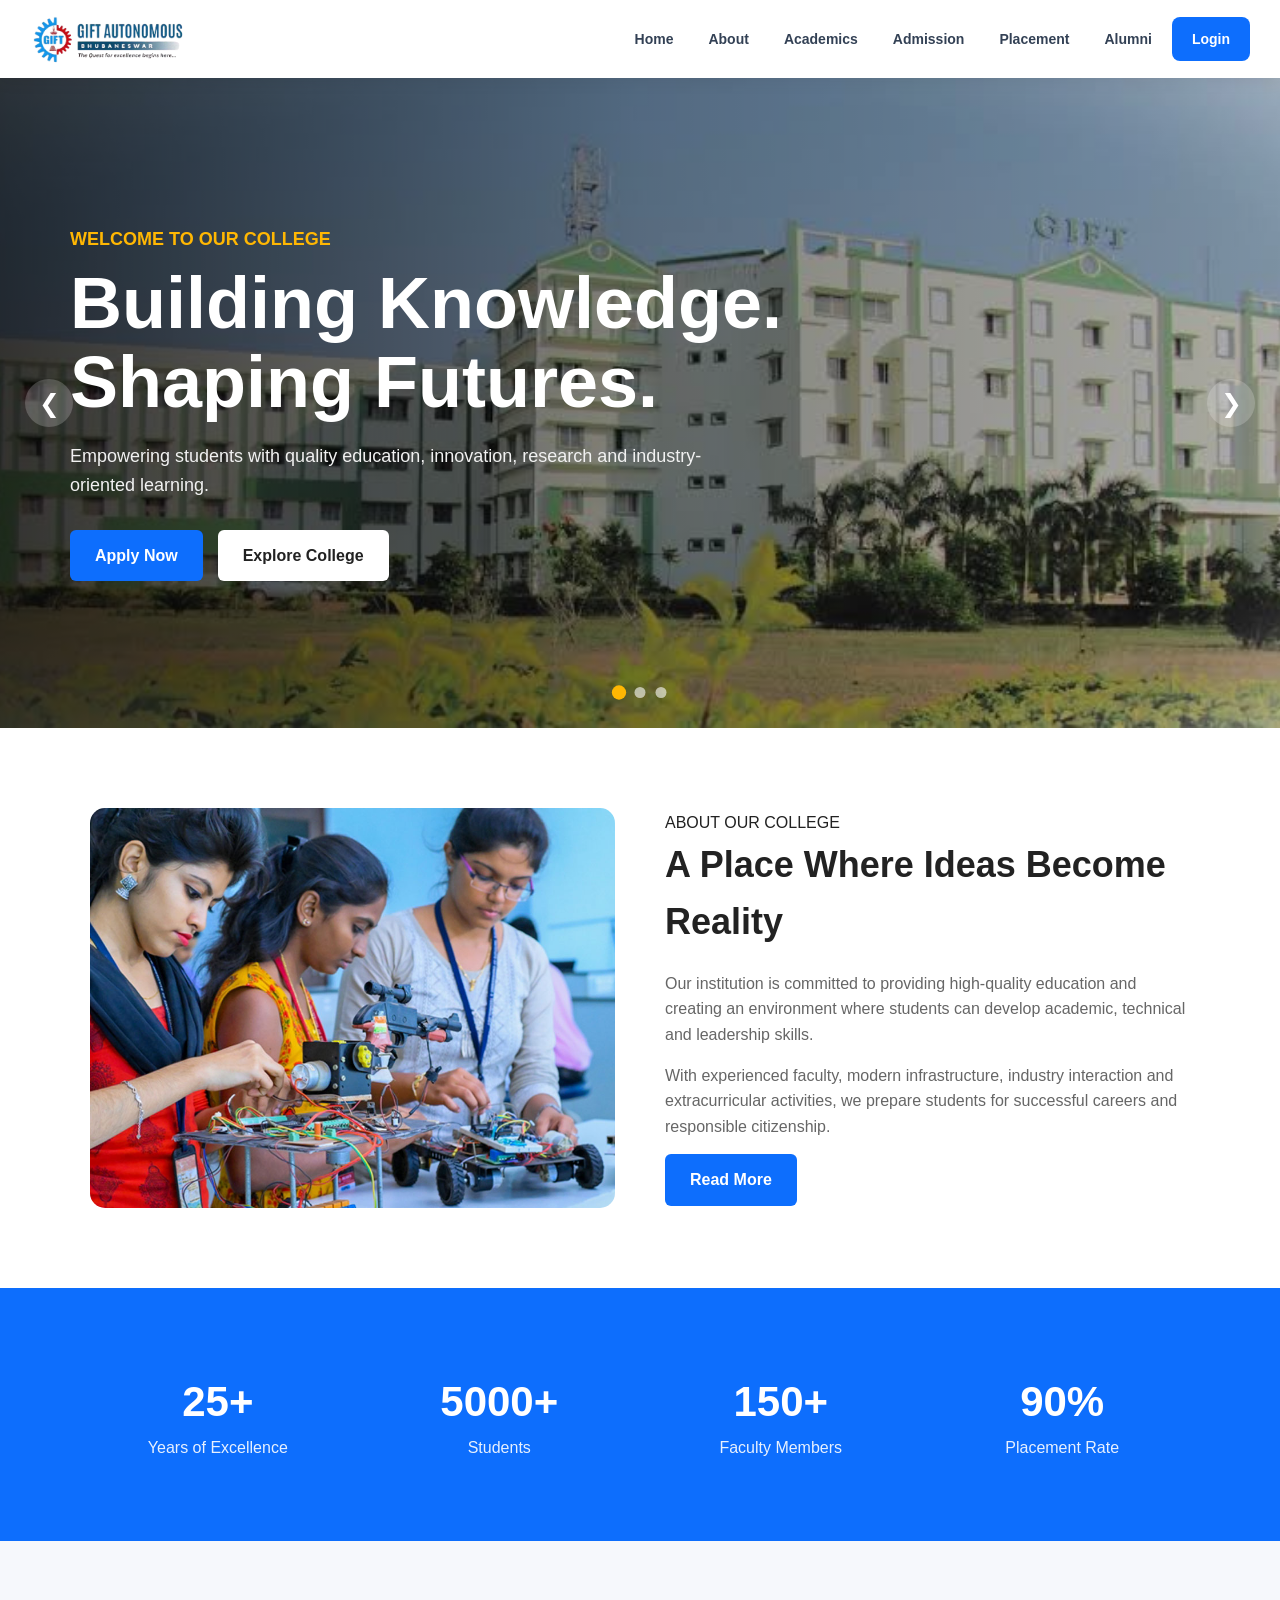
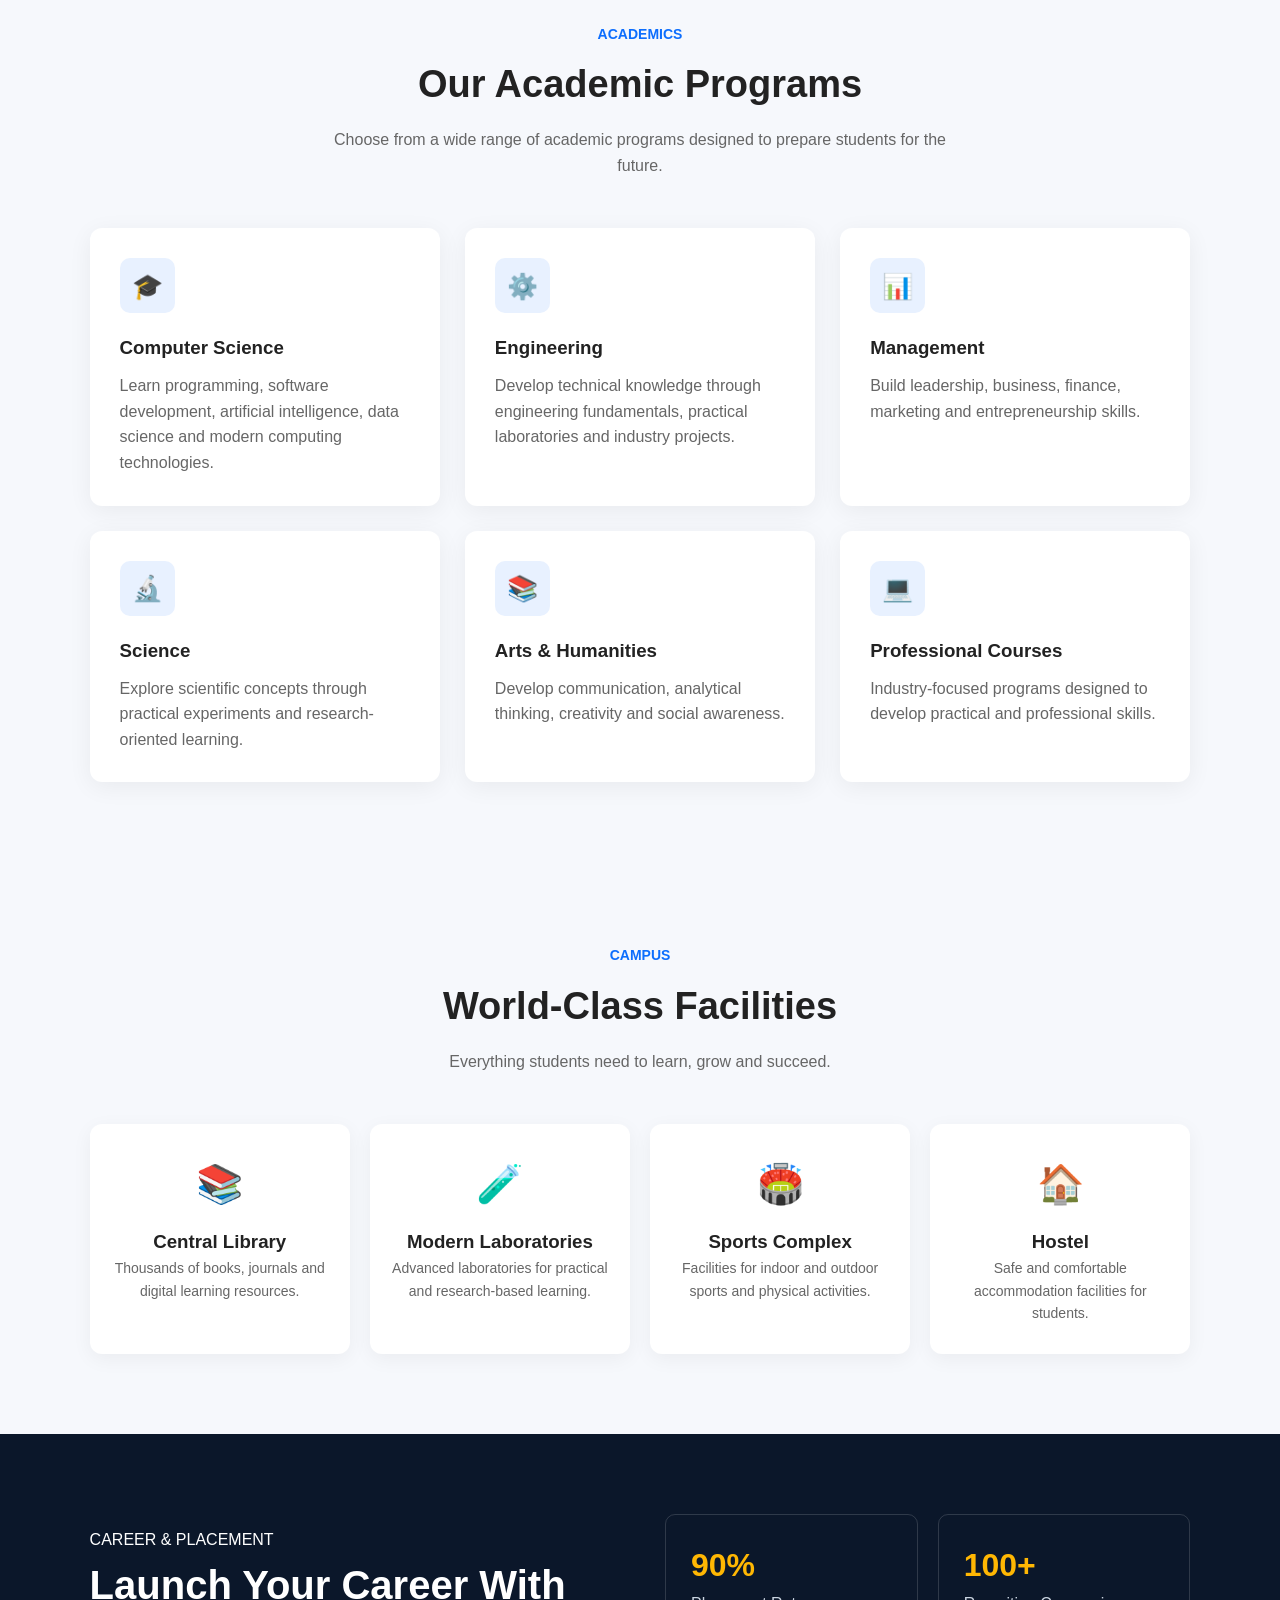
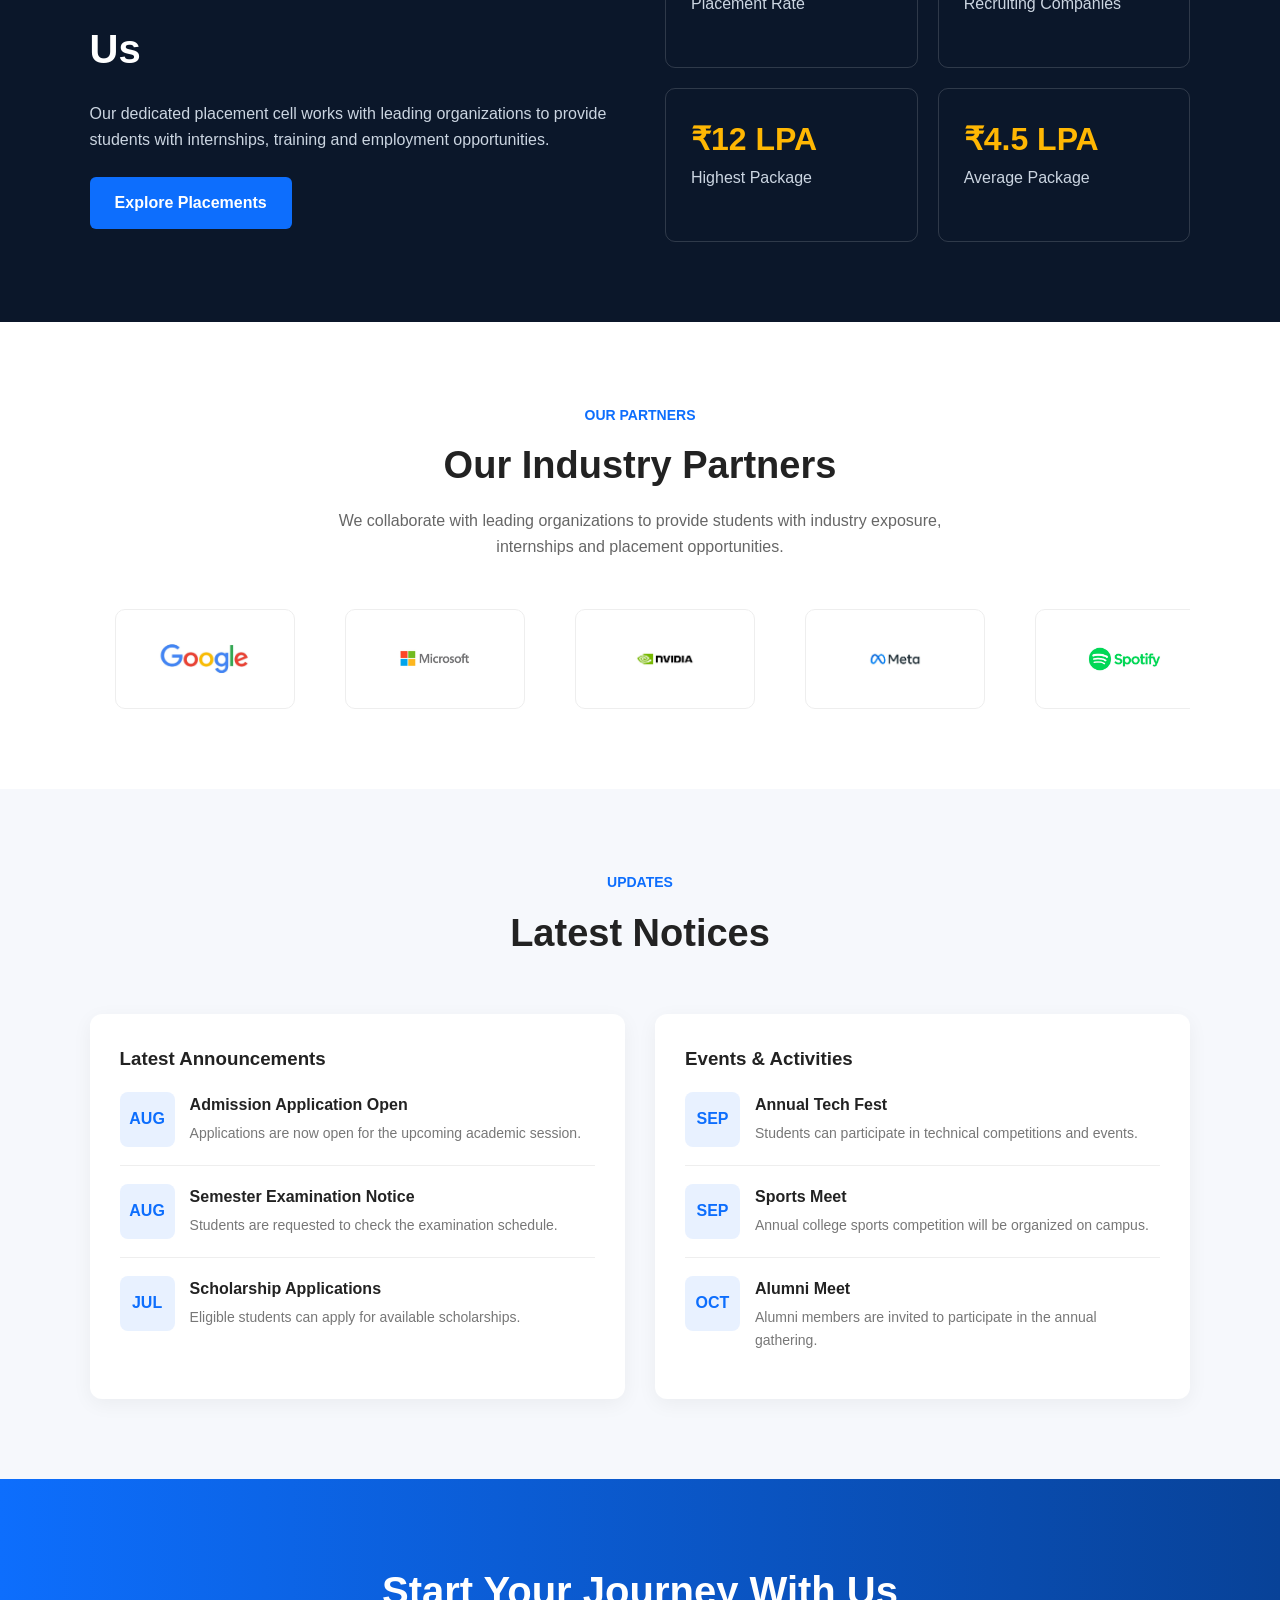
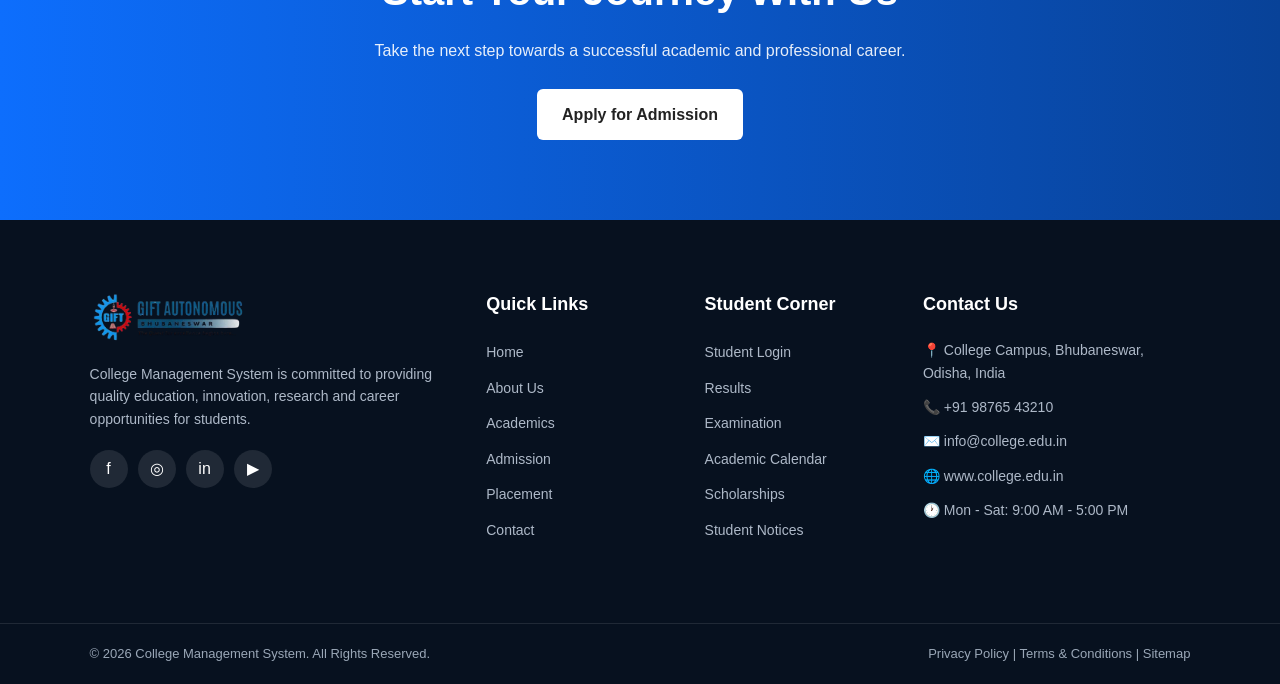
<file: index.html>
<!doctype html>
<html lang="en">
  <head>
    <meta charset="UTF-8" />
    <meta name="viewport" content="width=device-width, initial-scale=1.0" />

    <meta
      name="description"
      content="College Management System - Explore academics, admissions, placements, campus facilities and student activities."
    />

    <title>College Management System</title>
    <link rel="stylesheet" href="css/index.css" />
    <link rel="stylesheet" href="css/navbar.css" />
  </head>

  <body>

    <header>
    <div class="nav-container">

        <!-- Logo -->
        <a href="index.html" class="logo">
            <img
                src="assets/logo/college-logo.png"
                alt="College Logo"
            />
        </a>


        <!-- Navigation -->
        <nav id="mainNav">

            <ul class="nav-links">

                <li>
                    <a href="index.html">
                        Home
                    </a>
                </li>

                <li>
                    <a href="pages/coming-soon.html">
                        About
                    </a>
                </li>

                <li>
                    <a href="pages/coming-soon.html">
                        Academics
                    </a>
                </li>

                <li>
                    <a href="pages/coming-soon.html">
                        Admission
                    </a>
                </li>

                <li>
                    <a href="pages/coming-soon.html">
                        Placement
                    </a>
                </li>

                <li>
                    <a href="pages/coming-soon.html">
                        Alumni
                    </a>
                </li>

                <li>
                    <a
                        href="pages/login/login.html"
                        class="login-link"
                    >
                        Login
                    </a>
                </li>

            </ul>

        </nav>


        <!-- Hamburger -->
        <button
            type="button"
            class="menu-btn"
            id="menuBtn"
            aria-label="Open navigation menu"
            aria-expanded="false"
        >
            <span></span>
            <span></span>
            <span></span>
        </button>

    </div>
</header>

    <main>
      <!-- =========================
             HERO CAROUSEL
        ========================== -->

      <section class="hero">
        <!-- Slide 1 -->

        <div
          class="slide active"
          style="
            background-image: url(&quot;assets/images/index-hero/campus-1.webp&quot;);
          "
        >
          <div class="slide-content">
            <span>WELCOME TO OUR COLLEGE</span>

            <h1>Building Knowledge. Shaping Futures.</h1>

            <p>
              Empowering students with quality education, innovation, research
              and industry-oriented learning.
            </p>

            <div class="hero-buttons">
              <a href="pages/coming-soon.html" class="btn btn-primary">
                Apply Now
              </a>

              <a href="pages/coming-soon.html" class="btn btn-light">
                Explore College
              </a>
            </div>
          </div>
        </div>

        <!-- Slide 2 -->

        <div
          class="slide"
          style="
            background-image: url(&quot;assets/images/index-hero/campus-2.webp&quot;);
          "
        >
          <div class="slide-content">
            <span>MODERN CAMPUS</span>

            <h1>Learn Beyond Classrooms</h1>

            <p>
              Experience a vibrant campus with modern laboratories, libraries,
              sports facilities and student activities.
            </p>

            <div class="hero-buttons">
              <a href="pages/coming-soon.html" class="btn btn-primary">
                Our Academics
              </a>
            </div>
          </div>
        </div>

        <!-- Slide 3 -->

        <div
          class="slide"
          style="
            background-image: url(&quot;assets/images/index-hero/campus-3.webp&quot;);
          "
        >
          <div class="slide-content">
            <span>CAREER & PLACEMENT</span>

            <h1>Connect. Learn. Succeed.</h1>

            <p>
              Build your career through industry exposure, internships, training
              and placement opportunities.
            </p>

            <div class="hero-buttons">
              <a href="pages/coming-soon.html" class="btn btn-primary">
                Placement
              </a>
            </div>
          </div>
        </div>

        <!-- Controls -->

        <button class="carousel-btn prev" onclick="changeSlide(-1)">
          &#10094;
        </button>

        <button class="carousel-btn next" onclick="changeSlide(1)">
          &#10095;
        </button>

        <!-- Indicators -->

        <div class="dots">
          <span class="dot active" onclick="currentSlide(0)"></span>

          <span class="dot" onclick="currentSlide(1)"></span>

          <span class="dot" onclick="currentSlide(2)"></span>
        </div>
      </section>

      <!-- =========================
             ABOUT COLLEGE
        ========================== -->

      <section class="about">
        <div class="about-grid">
          <div class="about-image">
            <img
              src="assets/images/index-about/image1.webp"
              alt="College Campus"
            />
          </div>

          <div class="about-content">
            <span>ABOUT OUR COLLEGE</span>

            <h2>A Place Where Ideas Become Reality</h2>

            <p>
              Our institution is committed to providing high-quality education
              and creating an environment where students can develop academic,
              technical and leadership skills.
            </p>

            <p>
              With experienced faculty, modern infrastructure, industry
              interaction and extracurricular activities, we prepare students
              for successful careers and responsible citizenship.
            </p>

            <a href="pages/coming-soon.html" class="btn btn-primary">
              Read More
            </a>
          </div>
        </div>
      </section>

      <!-- =========================
             STATISTICS
        ========================== -->

      <section class="stats">
        <div class="stat">
          <h3>25+</h3>

          <p>Years of Excellence</p>
        </div>

        <div class="stat">
          <h3>5000+</h3>

          <p>Students</p>
        </div>

        <div class="stat">
          <h3>150+</h3>

          <p>Faculty Members</p>
        </div>

        <div class="stat">
          <h3>90%</h3>

          <p>Placement Rate</p>
        </div>
      </section>

      <!-- =========================
             ACADEMIC PROGRAMS
        ========================== -->

      <section class="programs">
        <div class="section-title">
          <span>ACADEMICS</span>

          <h2>Our Academic Programs</h2>

          <p>
            Choose from a wide range of academic programs designed to prepare
            students for the future.
          </p>
        </div>

        <div class="program-grid">
          <div class="program-card">
            <div class="program-icon">🎓</div>

            <h3>Computer Science</h3>

            <p>
              Learn programming, software development, artificial intelligence,
              data science and modern computing technologies.
            </p>
          </div>

          <div class="program-card">
            <div class="program-icon">⚙️</div>

            <h3>Engineering</h3>

            <p>
              Develop technical knowledge through engineering fundamentals,
              practical laboratories and industry projects.
            </p>
          </div>

          <div class="program-card">
            <div class="program-icon">📊</div>

            <h3>Management</h3>

            <p>
              Build leadership, business, finance, marketing and
              entrepreneurship skills.
            </p>
          </div>

          <div class="program-card">
            <div class="program-icon">🔬</div>

            <h3>Science</h3>

            <p>
              Explore scientific concepts through practical experiments and
              research-oriented learning.
            </p>
          </div>

          <div class="program-card">
            <div class="program-icon">📚</div>

            <h3>Arts & Humanities</h3>

            <p>
              Develop communication, analytical thinking, creativity and social
              awareness.
            </p>
          </div>

          <div class="program-card">
            <div class="program-icon">💻</div>

            <h3>Professional Courses</h3>

            <p>
              Industry-focused programs designed to develop practical and
              professional skills.
            </p>
          </div>
        </div>
      </section>

      <!-- =========================
             FACILITIES
        ========================== -->

      <section>
        <div class="section-title">
          <span>CAMPUS</span>

          <h2>World-Class Facilities</h2>

          <p>Everything students need to learn, grow and succeed.</p>
        </div>

        <div class="facility-grid">
          <div class="facility">
            <div class="icon">📚</div>

            <h3>Central Library</h3>

            <p>Thousands of books, journals and digital learning resources.</p>
          </div>

          <div class="facility">
            <div class="icon">🧪</div>

            <h3>Modern Laboratories</h3>

            <p>
              Advanced laboratories for practical and research-based learning.
            </p>
          </div>

          <div class="facility">
            <div class="icon">🏟️</div>

            <h3>Sports Complex</h3>

            <p>
              Facilities for indoor and outdoor sports and physical activities.
            </p>
          </div>

          <div class="facility">
            <div class="icon">🏠</div>

            <h3>Hostel</h3>

            <p>Safe and comfortable accommodation facilities for students.</p>
          </div>
        </div>
      </section>

      <!-- =========================
             PLACEMENT
        ========================== -->

      <section class="placement">
        <div class="placement-grid">
          <div>
            <span> CAREER & PLACEMENT </span>

            <h2>Launch Your Career With Us</h2>

            <p>
              Our dedicated placement cell works with leading organizations to
              provide students with internships, training and employment
              opportunities.
            </p>

            <a href="pages/coming-soon.html" class="btn btn-primary">
              Explore Placements
            </a>
          </div>

          <div class="placement-stats">
            <div class="placement-stat">
              <h3>90%</h3>

              <p>Placement Rate</p>
            </div>

            <div class="placement-stat">
              <h3>100+</h3>

              <p>Recruiting Companies</p>
            </div>

            <div class="placement-stat">
              <h3>₹12 LPA</h3>

              <p>Highest Package</p>
            </div>

            <div class="placement-stat">
              <h3>₹4.5 LPA</h3>

              <p>Average Package</p>
            </div>
          </div>
        </div>
      </section>

      <!-- =========================
             PARTNER COMPANIES
        ========================== -->

      <section class="partners">
        <div class="section-title">
          <span>OUR PARTNERS</span>

          <h2>Our Industry Partners</h2>

          <p>
            We collaborate with leading organizations to provide students with
            industry exposure, internships and placement opportunities.
          </p>
        </div>

        <div class="partner-wrapper">
          <div class="partner-track">
            <!-- FIRST SET -->

            <div class="company-logo">
              <img src="assets/company-logos/google.webp" alt="google" />
            </div>

            <div class="company-logo">
              <img src="assets/company-logos/microsoft.webp" alt="Microsoft" />
            </div>

            <div class="company-logo">
              <img src="assets/company-logos/nvidia.webp" alt="Nvidia" />
            </div>

            <div class="company-logo">
              <img src="assets/company-logos/meta.webp" alt="Meta" />
            </div>

            <div class="company-logo">
              <img src="assets/company-logos/spotify.webp" alt="Spotify" />
            </div>

            <div class="company-logo">
              <img src="assets/company-logos/adobe.webp" alt="Adobe" />
            </div>

            <!-- DUPLICATE SET FOR
                         INFINITE MARQUEE -->

            <div class="company-logo">
              <img src="assets/company-logos/google.webp" alt="Google" />
            </div>

            <div class="company-logo">
              <img src="assets/company-logos/microsoft.webp" alt="Microsoft" />
            </div>

            <div class="company-logo">
              <img src="assets/company-logos/nvidia.webp" alt="Nvidia" />
            </div>

            <div class="company-logo">
              <img src="assets/company-logos/meta.webp" alt="Meta" />
            </div>

            <div class="company-logo">
              <img src="assets/company-logos/spotify.webp" alt="Spotify" />
            </div>

            <div class="company-logo">
              <img src="assets/company-logos/adobe.webp" alt="Adobe" />
            </div>
          </div>
        </div>
      </section>

      <!-- =========================
             NOTICES
        ========================== -->

      <section class="notice-section">
        <div class="section-title">
          <span>UPDATES</span>

          <h2>Latest Notices</h2>
        </div>

        <div class="notice-grid">
          <div class="notice-box">
            <h3>Latest Announcements</h3>

            <div class="notice">
              <div class="notice-date">AUG</div>

              <div>
                <h4>Admission Application Open</h4>

                <p>
                  Applications are now open for the upcoming academic session.
                </p>
              </div>
            </div>

            <div class="notice">
              <div class="notice-date">AUG</div>

              <div>
                <h4>Semester Examination Notice</h4>

                <p>Students are requested to check the examination schedule.</p>
              </div>
            </div>

            <div class="notice">
              <div class="notice-date">JUL</div>

              <div>
                <h4>Scholarship Applications</h4>

                <p>Eligible students can apply for available scholarships.</p>
              </div>
            </div>
          </div>

          <div class="notice-box">
            <h3>Events & Activities</h3>

            <div class="notice">
              <div class="notice-date">SEP</div>

              <div>
                <h4>Annual Tech Fest</h4>

                <p>
                  Students can participate in technical competitions and events.
                </p>
              </div>
            </div>

            <div class="notice">
              <div class="notice-date">SEP</div>

              <div>
                <h4>Sports Meet</h4>

                <p>
                  Annual college sports competition will be organized on campus.
                </p>
              </div>
            </div>

            <div class="notice">
              <div class="notice-date">OCT</div>

              <div>
                <h4>Alumni Meet</h4>

                <p>
                  Alumni members are invited to participate in the annual
                  gathering.
                </p>
              </div>
            </div>
          </div>
        </div>
      </section>

      <!-- =========================
             ADMISSION CTA
        ========================== -->

      <section class="cta">
        <h2>Start Your Journey With Us</h2>

        <p>
          Take the next step towards a successful academic and professional
          career.
        </p>

        <a href="pages/coming-soon.html" class="btn btn-light">
          Apply for Admission
        </a>
      </section>
    </main>

    <!-- =========================
         FOOTER
    ========================== -->

    <footer>
      <div class="footer-main">
        <!-- ABOUT -->

        <div class="footer-logo">
          <img src="assets/logo/college-logo.png" alt="College Logo" />

          <p>
            College Management System is committed to providing quality
            education, innovation, research and career opportunities for
            students.
          </p>

          <div class="social-links">
            <a href="#" aria-label="Facebook"> f </a>

            <a href="#" aria-label="Instagram"> ◎ </a>

            <a href="#" aria-label="LinkedIn"> in </a>

            <a href="#" aria-label="YouTube"> ▶ </a>
          </div>
        </div>

        <!-- QUICK LINKS -->

        <div class="footer-column">
          <h3>Quick Links</h3>

          <ul>
            <li>
              <a href="index.html"> Home </a>
            </li>

            <li>
              <a href="pages/coming-soon.html"> About Us </a>
            </li>

            <li>
              <a href="pages/coming-soon.html"> Academics </a>
            </li>

            <li>
              <a href="pages/coming-soon.html"> Admission </a>
            </li>

            <li>
              <a href="pages/coming-soon.html"> Placement </a>
            </li>

            <li>
              <a href="pages/coming-soon.html"> Contact </a>
            </li>
          </ul>
        </div>

        <!-- STUDENT -->

        <div class="footer-column">
          <h3>Student Corner</h3>

          <ul>
            <li>
              <a href="pages/login/login.html"> Student Login </a>
            </li>

            <li>
              <a href="#"> Results </a>
            </li>

            <li>
              <a href="#"> Examination </a>
            </li>

            <li>
              <a href="#"> Academic Calendar </a>
            </li>

            <li>
              <a href="#"> Scholarships </a>
            </li>

            <li>
              <a href="#"> Student Notices </a>
            </li>
          </ul>
        </div>

        <!-- CONTACT -->

        <div class="footer-column">
          <h3>Contact Us</h3>

          <div class="contact-item">
            📍 College Campus, Bhubaneswar, Odisha, India
          </div>

          <div class="contact-item">📞 +91 98765 43210</div>

          <div class="contact-item">✉️ info@college.edu.in</div>

          <div class="contact-item">🌐 www.college.edu.in</div>

          <div class="contact-item">🕐 Mon - Sat: 9:00 AM - 5:00 PM</div>
        </div>
      </div>

      <div class="footer-bottom">
        <p>© 2026 College Management System. All Rights Reserved.</p>

        <p>Privacy Policy | Terms & Conditions | Sitemap</p>
      </div>
    </footer>

    <script src="js/index.js"></script>
    <script src="js/navbar.js"></script>
  </body>
</html>
</file>
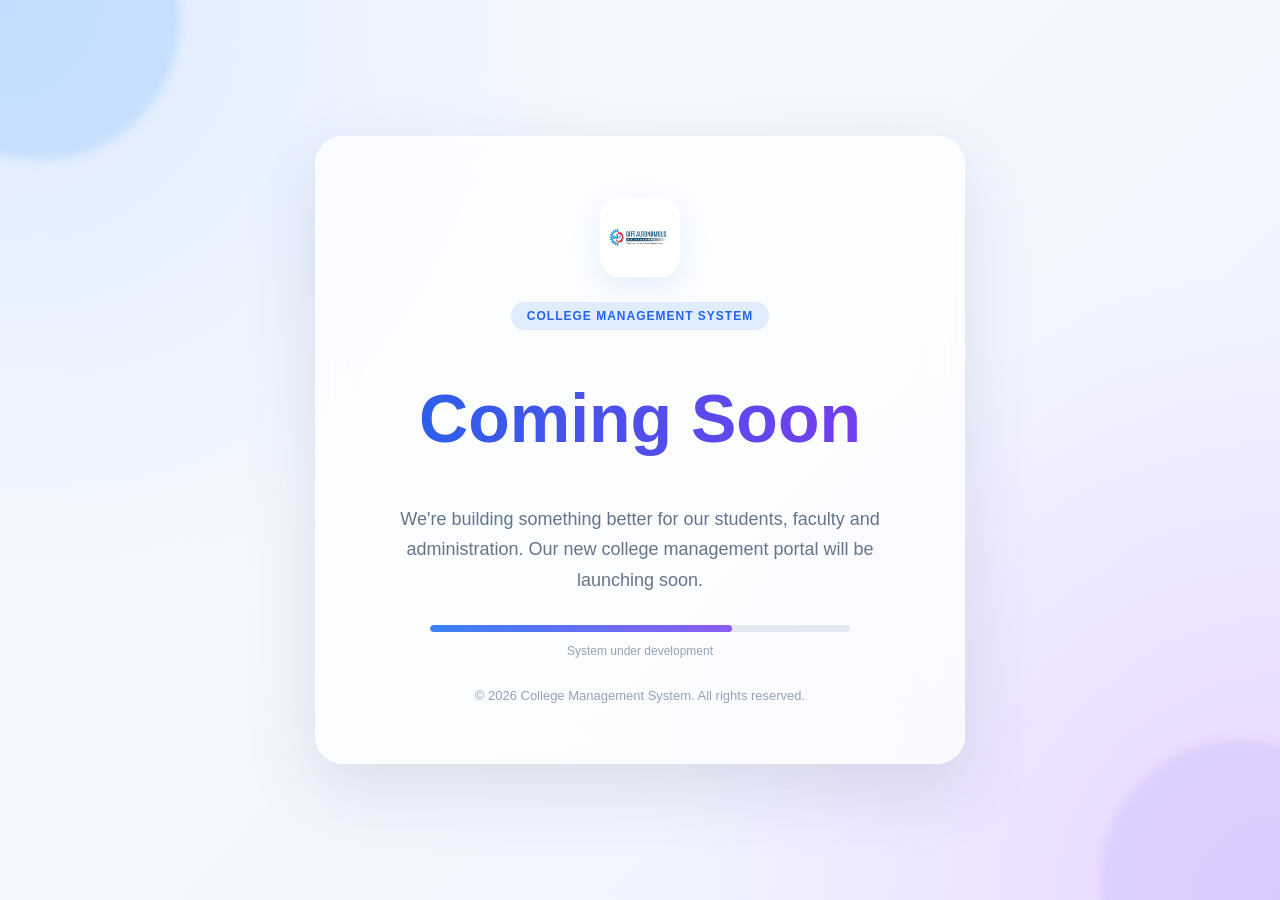
<file: pages/coming-soon.html>
<!DOCTYPE html>
<html lang="en">
<head>
    <meta charset="UTF-8">
    <meta name="viewport" content="width=device-width, initial-scale=1.0">

    <title>Coming Soon | College Management System</title>

    <style>
        * {
            margin: 0;
            padding: 0;
            box-sizing: border-box;
        }

        body {
            min-height: 100vh;
            font-family: "Segoe UI", Arial, sans-serif;

            display: flex;
            align-items: center;
            justify-content: center;

            padding: 25px;

            background:
                radial-gradient(
                    circle at top left,
                    #dbeafe,
                    transparent 40%
                ),
                radial-gradient(
                    circle at bottom right,
                    #e9d5ff,
                    transparent 40%
                ),
                linear-gradient(
                    135deg,
                    #f8fbff,
                    #eef2ff
                );

            color: #1e293b;
            overflow: hidden;
        }


        /* Decorative circles */

        body::before,
        body::after {
            content: "";
            position: fixed;

            width: 280px;
            height: 280px;

            border-radius: 50%;

            filter: blur(5px);

            opacity: .35;

            z-index: -1;
        }

        body::before {
            background: #93c5fd;
            top: -120px;
            left: -100px;
        }

        body::after {
            background: #c4b5fd;
            bottom: -120px;
            right: -100px;
        }


        /* Main card */

        .coming-soon {
            width: 100%;
            max-width: 650px;

            padding: 60px 45px;

            text-align: center;

            background:
                rgba(255, 255, 255, .72);

            backdrop-filter: blur(18px);
            -webkit-backdrop-filter: blur(18px);

            border: 1px solid
                rgba(255, 255, 255, .8);

            border-radius: 28px;

            box-shadow:
                0 25px 70px
                rgba(71, 85, 105, .15);

            animation:
                fadeUp .8s ease;
        }


        /* Logo */

        .logo {
            width: 80px;
            height: 80px;

            margin: 0 auto 25px;

            display: flex;
            align-items: center;
            justify-content: center;

            background: white;

            border-radius: 20px;

            box-shadow:
                0 10px 30px
                rgba(59, 130, 246, .12);

            overflow: hidden;
        }

        .logo img {
            width: 65px;
            height: 65px;

            object-fit: contain;
        }


        /* Badge */

        .badge {
            display: inline-block;

            padding: 7px 16px;

            border-radius: 30px;

            background: #e0edff;

            color: #2563eb;

            font-size: 12px;

            font-weight: 700;

            letter-spacing: 1px;

            margin-bottom: 20px;
        }


        /* Heading */

        h1 {
            font-size: clamp(42px, 7vw, 68px);

            line-height: 2;

            margin-bottom: 18px;

            background:
                linear-gradient(
                    90deg,
                    #2563eb,
                    #7c3aed
                );

            -webkit-background-clip: text;
            -webkit-text-fill-color: transparent;
        }


        .subtitle {
            font-size: 18px;

            color: #64748b;

            max-width: 500px;

            margin: 0 auto 30px;

            line-height: 1.7;
        }


        /* Progress */

        .progress {
            width: 100%;
            max-width: 420px;

            height: 7px;

            margin: 0 auto 12px;

            background: #e2e8f0;

            border-radius: 20px;

            overflow: hidden;
        }


        .progress-bar {
            width: 72%;
            height: 100%;

            border-radius: inherit;

            background:
                linear-gradient(
                    90deg,
                    #3b82f6,
                    #8b5cf6
                );

            animation:
                progress 2s ease;
        }


        .progress-text {
            font-size: 12px;
            color: #94a3b8;
            margin-bottom: 30px;
        }


        /* Footer */

        .footer {
            font-size: 13px;
            color: #94a3b8;
        }


        /* Animation */

        @keyframes fadeUp {

            from {
                opacity: 0;
                transform: translateY(25px);
            }

            to {
                opacity: 1;
                transform: translateY(0);
            }

        }


        @keyframes progress {

            from {
                width: 0;
            }

            to {
                width: 72%;
            }

        }


        /* Mobile */

        @media (max-width: 600px) {

            body {
                padding: 15px;
            }

            .coming-soon {
                padding: 45px 25px;
                border-radius: 22px;
            }

            .logo {
                width: 70px;
                height: 70px;
            }

            .logo img {
                width: 55px;
                height: 55px;
            }

            .subtitle {
                font-size: 15px;
            }

        }
    </style>
</head>

<body>

    <main class="coming-soon">

        <!-- College Logo -->
        <div class="logo">

            <img
                src="../assets/logo/college-logo.png"
                alt="College Logo"
            >

        </div>


        <!-- Badge -->
        <div class="badge">
            COLLEGE MANAGEMENT SYSTEM
        </div>


        <!-- Heading -->
        <h1>
            Coming Soon
        </h1>


        <!-- Description -->
        <p class="subtitle">
            We're building something better for our students,
            faculty and administration. Our new college management
            portal will be launching soon.
        </p>


        <!-- Progress -->
        <div class="progress">

            <div class="progress-bar"></div>

        </div>

        <div class="progress-text">
            System under development
        </div>


        <!-- Footer -->
        <div class="footer">
            © 2026 College Management System. All rights reserved.
        </div>

    </main>

</body>
</html>
</file>
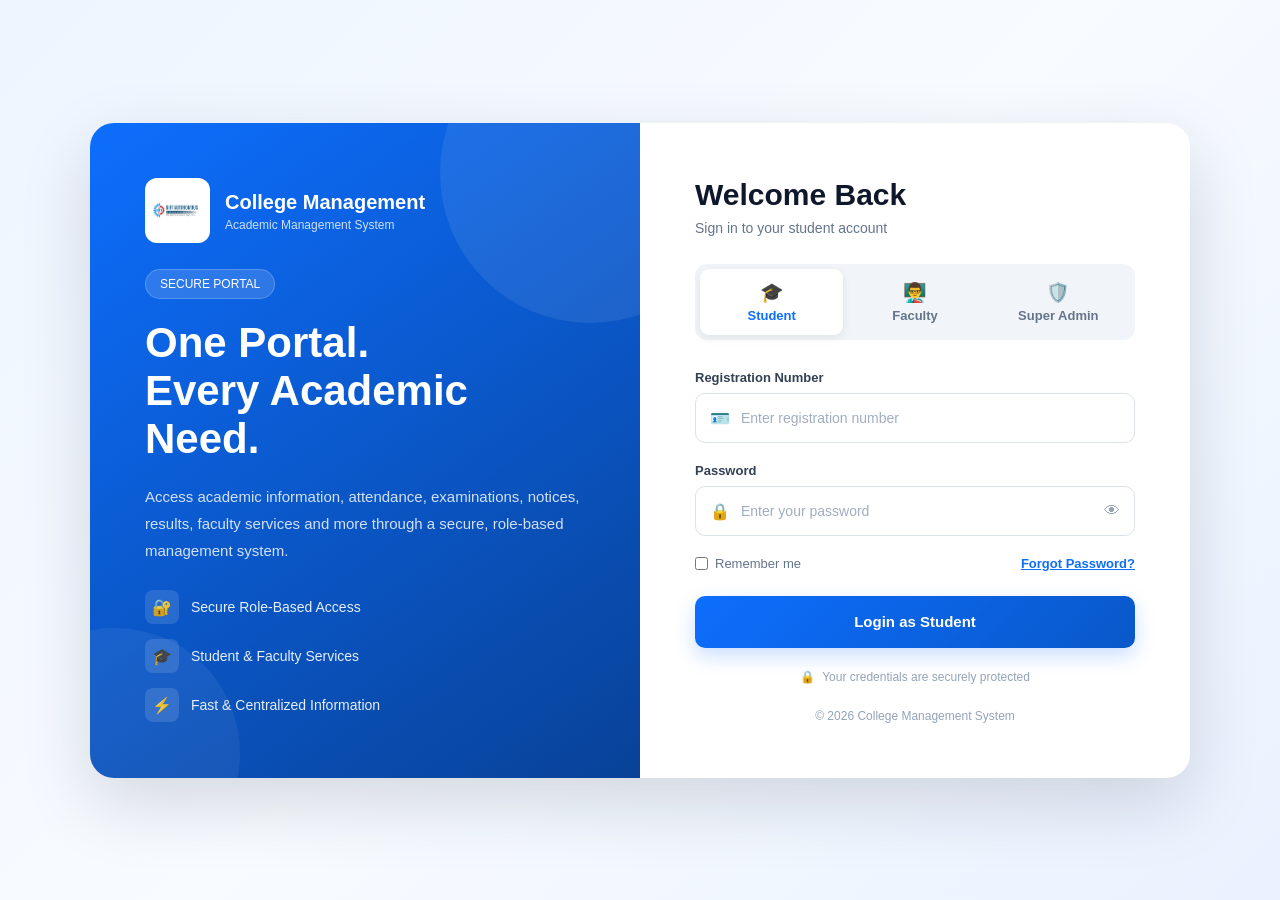
<file: pages/login/login.html>
<!doctype html>
<html lang="en">
  <head>
    <meta charset="UTF-8" />

    <meta name="viewport" content="width=device-width, initial-scale=1.0" />

    <meta name="description" content="College Management System Login" />

    <title>Login | College Management System</title>

    <link rel="stylesheet" href="login.css" />
  </head>

  <body>
    <div class="login-container">
      <!-- =================================
             LEFT INFORMATION PANEL
        ================================== -->

      <div class="login-info">
        <div class="brand">
          <img src="../../assets/logo/college-logo.png" alt="College Logo" />

          <div>
            <h2>College Management</h2>

            <span> Academic Management System </span>
          </div>
        </div>

        <div class="info-content">
          <span class="badge"> SECURE PORTAL </span>

          <h1>
            One Portal.<br />
            Every Academic Need.
          </h1>

          <p>
            Access academic information, attendance, examinations, notices,
            results, faculty services and more through a secure, role-based
            management system.
          </p>
        </div>

        <div class="features">
          <div class="feature">
            <div class="feature-icon">🔐</div>

            <span> Secure Role-Based Access </span>
          </div>

          <div class="feature">
            <div class="feature-icon">🎓</div>

            <span> Student & Faculty Services </span>
          </div>

          <div class="feature">
            <div class="feature-icon">⚡</div>

            <span> Fast & Centralized Information </span>
          </div>
        </div>
      </div>

      <!-- =================================
             LOGIN PANEL
        ================================== -->

      <div class="login-panel">
        <div class="login-heading">
          <h2>Welcome Back</h2>

          <p id="login-description">Sign in to your student account</p>
        </div>

        <!-- =================================
                 ROLE SWITCHER
            ================================== -->

        <div class="role-switcher">
          <button type="button" class="role-btn active" data-role="student">
            <span class="role-icon"> 🎓 </span>

            Student
          </button>

          <button type="button" class="role-btn" data-role="faculty">
            <span class="role-icon"> 👨‍🏫 </span>

            Faculty
          </button>

          <button type="button" class="role-btn" data-role="admin">
            <span class="role-icon"> 🛡️ </span>

            Super Admin
          </button>
        </div>

        <!-- =================================
                 LOGIN FORM
            ================================== -->

        <form id="loginForm">
          <!-- STUDENT / FACULTY ID -->

          <div class="form-group" id="identityGroup">
            <label for="identity" id="identityLabel">
              Registration Number
            </label>

            <div class="input-wrapper">
              <span class="input-icon"> 🪪 </span>

              <input
                type="text"
                id="identity"
                class="form-input"
                placeholder="Enter registration number"
                autocomplete="username"
                required
              />
            </div>
          </div>

          <!-- ADMIN EMAIL -->

          <div class="form-group hidden" id="emailGroup">
            <label for="email"> Email Address </label>

            <div class="input-wrapper">
              <span class="input-icon"> ✉ </span>

              <input
                type="email"
                id="email"
                class="form-input"
                placeholder="Enter admin email"
                autocomplete="username"
              />
            </div>
          </div>

          <!-- PASSWORD -->

          <div class="form-group">
            <label for="password"> Password </label>

            <div class="input-wrapper">
              <span class="input-icon"> 🔒 </span>

              <input
                type="password"
                id="password"
                class="form-input"
                placeholder="Enter your password"
                autocomplete="current-password"
                required
              />

              <button
                type="button"
                class="password-toggle"
                id="passwordToggle"
                aria-label="Show password"
              >
                👁
              </button>
            </div>
          </div>

          <!-- OPTIONS -->

          <div class="form-options">
            <label class="remember">
              <input type="checkbox" id="remember" />

              Remember me
            </label>

            <a
              href="forgot-password.html"
              class="forgot-password"
              id="forgotLink"
            >
              Forgot Password?
            </a>
          </div>

          <!-- LOGIN BUTTON -->

          <button type="submit" class="login-btn" id="loginButton">
            Login as Student
          </button>
        </form>

        <div class="security-note">
          🔒
          <span> Your credentials are securely protected </span>
        </div>

        <div class="panel-footer">© 2026 College Management System</div>
      </div>
    </div>

    <script src="login.js"></script>
  </body>
</html>
</file>
<file: css/index.css>
/* =========================
           RESET
        ========================= */

 * {
     margin: 0;
     padding: 0;
     box-sizing: border-box;
 }

 html {
     scroll-behavior: smooth;
 }

 body {
     font-family: Arial, Helvetica, sans-serif;
     color: #222;
     background: #f6f8fc;
     line-height: 1.6;
 }

 a {
     text-decoration: none;
     color: inherit;
 }

 img {
     max-width: 100%;
     display: block;
 }


 /* =========================
           HERO CAROUSEL
        ========================= */

 .hero {
     height: 650px;
     position: relative;
     overflow: hidden;
 }

 .slide {
     position: absolute;
     inset: 0;

     background-size: cover;
     background-position: center;

     opacity: 0;
     visibility: hidden;

     transition: opacity 1s ease;
 }

 .slide.active {
     opacity: 1;
     visibility: visible;
 }

 .slide::before {
     content: "";
     position: absolute;
     inset: 0;
     background:
         linear-gradient(90deg,
             rgba(0, 0, 0, .75),
             rgba(0, 0, 0, .35),
             rgba(0, 0, 0, .15));
 }

 .slide-content {
     position: relative;
     z-index: 2;

     max-width: 1200px;
     height: 100%;

     margin: auto;
     padding: 100px 30px;

     display: flex;
     justify-content: center;
     flex-direction: column;

     color: white;
 }

 .slide-content span {
     color: #ffb703;
     font-size: 18px;
     font-weight: bold;
     margin-bottom: 10px;
 }

 .slide-content h1 {
     font-size: clamp(38px, 6vw, 72px);
     line-height: 1.1;
     max-width: 750px;
     margin-bottom: 20px;
 }

 .slide-content p {
     max-width: 650px;
     font-size: 18px;
     margin-bottom: 30px;
     color: #f1f1f1;
 }

 .hero-buttons {
     display: flex;
     gap: 15px;
     flex-wrap: wrap;
 }

 .btn {
     padding: 13px 25px;
     border-radius: 6px;
     font-weight: bold;
     display: inline-block;
     transition: .3s;
 }

 .btn-primary {
     background: #0d6efd;
     color: white;
 }

 .btn-primary:hover {
     background: #0958c9;
     transform: translateY(-2px);
 }

 .btn-light {
     background: white;
     color: #222;
 }

 .btn-light:hover {
     background: #f0f0f0;
 }


 /* =========================
           CAROUSEL CONTROLS
        ========================= */

 .carousel-btn {
     position: absolute;
     z-index: 10;

     top: 50%;
     transform: translateY(-50%);

     width: 48px;
     height: 48px;

     border: none;
     border-radius: 50%;

     background: rgba(255, 255, 255, .2);
     color: white;

     font-size: 25px;

     cursor: pointer;
     transition: .3s;
 }

 .carousel-btn:hover {
     background: #0d6efd;
 }

 .prev {
     left: 25px;
 }

 .next {
     right: 25px;
 }

 .dots {
     position: absolute;
     bottom: 30px;
     left: 50%;
     transform: translateX(-50%);

     display: flex;
     gap: 10px;

     z-index: 20;
 }

 .dot {
     width: 11px;
     height: 11px;

     border-radius: 50%;

     background: rgba(255, 255, 255, .6);

     cursor: pointer;
 }

 .dot.active {
     background: #ffb703;
     transform: scale(1.3);
 }


 /* =========================
           GENERAL
        ========================= */

 section {
     padding: 80px 7%;
 }

 .section-title {
     text-align: center;
     margin-bottom: 50px;
 }

 .section-title span {
     color: #0d6efd;
     font-weight: bold;
     text-transform: uppercase;
     font-size: 14px;
 }

 .section-title h2 {
     font-size: 38px;
     margin: 8px 0 12px;
 }

 .section-title p {
     max-width: 650px;
     margin: auto;
     color: #666;
 }


 /* =========================
           ABOUT
        ========================= */

 .about {
     background: white;
 }

 .about-grid {
     max-width: 1200px;
     margin: auto;

     display: grid;
     grid-template-columns: 1fr 1fr;
     gap: 50px;
     align-items: center;
 }

 .about-image img {
     width: 100%;
     height: 400px;
     object-fit: cover;
     border-radius: 15px;
 }

 .about-content h2 {
     font-size: 36px;
     margin-bottom: 20px;
 }

 .about-content p {
     color: #666;
     margin-bottom: 15px;
 }


 /* =========================
           STATISTICS
        ========================= */

 .stats {
     background: #0d6efd;
     color: white;

     display: grid;
     grid-template-columns: repeat(4, 1fr);
     gap: 25px;

     text-align: center;
 }

 .stat h3 {
     font-size: 42px;
 }

 .stat p {
     opacity: .9;
 }


 /* =========================
           PROGRAMS
        ========================= */

 .programs {
     background: #f6f8fc;
 }

 .program-grid {
     max-width: 1200px;
     margin: auto;

     display: grid;
     grid-template-columns: repeat(3, 1fr);
     gap: 25px;
 }

 .program-card {
     background: white;
     padding: 30px;
     border-radius: 12px;

     box-shadow: 0 5px 25px rgba(0, 0, 0, .06);

     transition: .3s;
 }

 .program-card:hover {
     transform: translateY(-8px);
     box-shadow: 0 12px 30px rgba(0, 0, 0, .12);
 }

 .program-icon {
     width: 55px;
     height: 55px;

     display: flex;
     align-items: center;
     justify-content: center;

     background: #e8f1ff;
     color: #0d6efd;

     border-radius: 10px;

     font-size: 25px;

     margin-bottom: 20px;
 }

 .program-card h3 {
     margin-bottom: 10px;
 }

 .program-card p {
     color: #666;
 }


 /* =========================
           FACILITIES
        ========================= */

 .facility-grid {
     max-width: 1200px;
     margin: auto;

     display: grid;
     grid-template-columns: repeat(4, 1fr);
     gap: 20px;
 }

 .facility {
     background: white;
     padding: 30px 20px;
     text-align: center;

     border-radius: 12px;

     box-shadow: 0 5px 20px rgba(0, 0, 0, .05);
 }

 .facility .icon {
     font-size: 38px;
     margin-bottom: 12px;
 }

 .facility p {
     color: #666;
     font-size: 14px;
 }


 /* =========================
           PLACEMENT
        ========================= */

 .placement {
     background: #0b172a;
     color: white;
 }

 .placement-grid {
     max-width: 1200px;
     margin: auto;

     display: grid;
     grid-template-columns: 1fr 1fr;
     gap: 50px;
     align-items: center;
 }

 .placement h2 {
     font-size: 40px;
     margin-bottom: 20px;
 }

 .placement p {
     color: #cbd5e1;
     margin-bottom: 25px;
 }

 .placement-stats {
     display: grid;
     grid-template-columns: repeat(2, 1fr);
     gap: 20px;
 }

 .placement-stat {
     padding: 25px;
     border: 1px solid rgba(255, 255, 255, .15);
     border-radius: 10px;
 }

 .placement-stat h3 {
     color: #ffb703;
     font-size: 32px;
 }


 /* =========================
           PARTNER COMPANIES
        ========================= */

 .partners {
     background: white;
     overflow: hidden;
 }

 .partner-wrapper {
     overflow: hidden;
     position: relative;

     max-width: 1200px;
     margin: auto;
 }

 .partner-track {
     display: flex;
     align-items: center;

     width: max-content;

     animation: marquee 25s linear infinite;
 }

 .partner-track:hover {
     animation-play-state: paused;
 }

 .company-logo {
     width: 180px;
     height: 100px;

     margin: 0 25px;

     display: flex;
     align-items: center;
     justify-content: center;

     background: white;

     border: 1px solid #eee;
     border-radius: 10px;

     padding: 20px;
 }

 .company-logo img {
     max-width: 130px;
     max-height: 60px;
     object-fit: contain;
 }

 @keyframes marquee {
     from {
         transform: translateX(0);
     }

     to {
         transform: translateX(-50%);
     }
 }


 /* =========================
           NOTICE
        ========================= */

 .notice-section {
     background: #f6f8fc;
 }

 .notice-grid {
     max-width: 1200px;
     margin: auto;

     display: grid;
     grid-template-columns: 1fr 1fr;
     gap: 30px;
 }

 .notice-box {
     background: white;
     padding: 30px;
     border-radius: 12px;

     box-shadow: 0 5px 20px rgba(0, 0, 0, .05);
 }

 .notice {
     display: flex;
     gap: 15px;
     padding: 18px 0;
     border-bottom: 1px solid #eee;
 }

 .notice:last-child {
     border-bottom: none;
 }

 .notice-date {
     min-width: 55px;
     height: 55px;

     display: flex;
     align-items: center;
     justify-content: center;

     background: #e8f1ff;
     color: #0d6efd;

     border-radius: 8px;

     font-weight: bold;
 }

 .notice h4 {
     margin-bottom: 5px;
 }

 .notice p {
     color: #777;
     font-size: 14px;
 }


 /* =========================
           CTA
        ========================= */

 .cta {
     background:
         linear-gradient(90deg,
             #0d6efd,
             #084298);

     color: white;
     text-align: center;
 }

 .cta h2 {
     font-size: 40px;
     margin-bottom: 15px;
 }

 .cta p {
     max-width: 650px;
     margin: 0 auto 25px;
     opacity: .9;
 }


 /* =========================
           FOOTER
        ========================= */

 footer {
     background: #07111f;
     color: white;
 }

 .footer-main {
     padding: 70px 7%;

     display: grid;
     grid-template-columns: 2fr 1fr 1fr 1.5fr;
     gap: 40px;
 }

 .footer-logo img {
     width: 170px;
     margin-bottom: 20px;
 }

 .footer-main p {
     color: #aeb9c8;
     font-size: 14px;
 }

 .footer-column h3 {
     margin-bottom: 20px;
     font-size: 18px;
 }

 .footer-column ul li {
     margin-bottom: 10px;
 }

 .footer-column ul li a {
     color: #aeb9c8;
     font-size: 14px;
     transition: .3s;
 }

 .footer-column ul li a:hover {
     color: white;
     padding-left: 5px;
 }

 .contact-item {
     color: #aeb9c8;
     margin-bottom: 12px;
     font-size: 14px;
 }

 .social-links {
     display: flex;
     gap: 10px;
     margin-top: 20px;
 }

 .social-links a {
     width: 38px;
     height: 38px;

     display: flex;
     align-items: center;
     justify-content: center;

     background: rgba(255, 255, 255, .1);
     border-radius: 50%;

     transition: .3s;
 }

 .social-links a:hover {
     background: #0d6efd;
 }

 .footer-bottom {
     border-top: 1px solid rgba(255, 255, 255, .1);

     padding: 20px 7%;

     display: flex;
     justify-content: space-between;
     gap: 20px;

     color: #9aa7b7;
     font-size: 13px;
 }


 /* =========================
           RESPONSIVE
        ========================= */

 @media(max-width: 992px) {

     .about-grid,
     .placement-grid {
         grid-template-columns: 1fr;
     }

     .program-grid {
         grid-template-columns: repeat(2, 1fr);
     }

     .facility-grid {
         grid-template-columns: repeat(2, 1fr);
     }

     .footer-main {
         grid-template-columns: repeat(2, 1fr);
     }

     .stats {
         grid-template-columns: repeat(2, 1fr);
     }

 }


 @media(max-width: 768px) {

     header img {
         width: 150px;
     }

     nav ul {
         flex-direction: column;
     }

     nav a {
         padding: 12px 15px;
         width: 100%;
         text-align: center;
     }

     .hero {
         height: 600px;
     }

     .slide-content {
         padding: 70px 25px;
     }

     .slide-content h1 {
         font-size: 42px;
     }

     .slide-content p {
         font-size: 16px;
     }

     .carousel-btn {
         display: none;
     }

     section {
         padding: 60px 5%;
     }

     .section-title h2 {
         font-size: 30px;
     }

     .program-grid,
     .notice-grid {
         grid-template-columns: 1fr;
     }

     .footer-main {
         grid-template-columns: 1fr;
     }

     .footer-bottom {
         flex-direction: column;
         text-align: center;
     }

 }


 @media(max-width: 500px) {

     .stats {
         grid-template-columns: 1fr 1fr;
     }

     .stat h3 {
         font-size: 30px;
     }

     .facility-grid {
         grid-template-columns: 1fr;
     }

     .slide-content h1 {
         font-size: 34px;
     }

     .cta h2 {
         font-size: 30px;
     }

 }
</file>
<file: css/navbar.css>
/* =========================================================
   NAVBAR - COMPLETE CSS
========================================================= */


/* =========================================================
   RESET
========================================================= */

* {
    margin: 0;
    padding: 0;
    box-sizing: border-box;
}

ul {
    list-style: none;
}

a {
    text-decoration: none;
}


/* =========================================================
   HEADER
========================================================= */

header {
    width: 100%;
    background: #ffffff;

    position: sticky;
    top: 0;

    z-index: 9999;

    box-shadow:
        0 3px 15px rgba(0, 0, 0, 0.08);
}


/* =========================================================
   NAV CONTAINER
========================================================= */

.nav-container {
    width: 100%;
    max-width: 1400px;

    min-height: 78px;

    margin: 0 auto;

    padding: 0 30px;

    display: flex;
    align-items: center;

    justify-content: space-between;

    gap: 30px;
}


/* =========================================================
   LOGO
========================================================= */

.logo {
    display: flex;
    align-items: center;

    flex-shrink: 0;
}

.logo img {
    width: 170px;
    height: auto;

    display: block;

    object-fit: contain;
}


/* =========================================================
   NAVIGATION
========================================================= */

nav {
    margin-left: auto;
}

.nav-links {
    display: flex;

    align-items: center;
    justify-content: center;

    gap: 5px;

    margin: 0;
    padding: 0;
}

.nav-links li {
    display: block;
}


/* =========================================================
   NAV LINKS
========================================================= */

.nav-links a {
    display: block;

    padding: 11px 15px;

    color: #334155;

    font-size: 14px;
    font-weight: 600;

    border-radius: 8px;

    transition:
        background 0.25s ease,
        color 0.25s ease,
        transform 0.25s ease;
}


/* Hover */

.nav-links a:hover {
    color: #0d6efd;

    background: #eff6ff;
}


/* Active */

.nav-links a.active {
    color: #0d6efd;

    background: #eff6ff;
}


/* =========================================================
   LOGIN BUTTON
========================================================= */

.nav-links .login-link {
    background: #0d6efd;

    color: #ffffff;

    padding-left: 20px;
    padding-right: 20px;
}

.nav-links .login-link:hover {
    background: #0958c9;

    color: #ffffff;

    transform: translateY(-1px);
}


/* =========================================================
   HAMBURGER BUTTON
========================================================= */

.menu-btn {
    display: none;

    width: 44px;
    height: 44px;

    padding: 8px;

    border: none;

    outline: none;

    border-radius: 9px;

    background: #eff6ff;

    cursor: pointer;

    flex-shrink: 0;

    position: relative;

    z-index: 10001;

    transition:
        background 0.25s ease,
        transform 0.2s ease;
}


/* Hover */

.menu-btn:hover {
    background: #dbeafe;
}


/* Click */

.menu-btn:active {
    transform: scale(0.95);
}


/* =========================================================
   HAMBURGER LINES
========================================================= */

.menu-btn span {
    display: block;

    width: 24px;
    height: 2px;

    margin: 5px auto;

    background: #0d6efd;

    border-radius: 5px;

    transition:
        transform 0.3s ease,
        opacity 0.2s ease;
}


/* =========================================================
   HAMBURGER → X
========================================================= */

.menu-btn.active span:nth-child(1) {
    transform:
        translateY(7px)
        rotate(45deg);
}

.menu-btn.active span:nth-child(2) {
    opacity: 0;
}

.menu-btn.active span:nth-child(3) {
    transform:
        translateY(-7px)
        rotate(-45deg);
}


/* =========================================================
   TABLET
========================================================= */

@media (max-width: 1100px) {

    .nav-container {
        padding-left: 20px;
        padding-right: 20px;

        gap: 15px;
    }


    .logo img {
        width: 150px;
    }


    .nav-links {
        gap: 0;
    }


    .nav-links a {
        padding: 10px 10px;

        font-size: 13px;
    }


    .nav-links .login-link {
        padding-left: 15px;
        padding-right: 15px;
    }

}


/* =========================================================
   MOBILE
========================================================= */

@media (max-width: 850px) {

    /* -----------------------------------------
       CONTAINER
    ----------------------------------------- */

    .nav-container {
        min-height: 70px;

        padding:
            0 18px;

        gap: 10px;
    }


    /* -----------------------------------------
       LOGO
    ----------------------------------------- */

    .logo {
        margin-right: auto;
    }


    .logo img {
        width: 145px;
    }


    /* -----------------------------------------
       HAMBURGER
    ----------------------------------------- */

    .menu-btn {
        display: block;
    }


    /* -----------------------------------------
       MOBILE NAV
    ----------------------------------------- */

    nav {
        position: absolute;

        top: 70px;

        left: 0;

        width: 100%;

        margin: 0;

        background: #ffffff;

        border-top:
            1px solid #e5e7eb;

        box-shadow:
            0 15px 30px
            rgba(0, 0, 0, 0.10);

        /* Closed */

        max-height: 0;

        overflow: hidden;

        opacity: 0;

        visibility: hidden;

        transform:
            translateY(-10px);

        transition:
            max-height 0.35s ease,
            opacity 0.25s ease,
            visibility 0.25s ease,
            transform 0.25s ease;
    }


    /* -----------------------------------------
       OPEN NAV
    ----------------------------------------- */

    nav.active {

        max-height: 600px;

        opacity: 1;

        visibility: visible;

        transform:
            translateY(0);
    }


    /* -----------------------------------------
       MOBILE LINKS
    ----------------------------------------- */

    .nav-links {

        width: 100%;

        display: flex;

        flex-direction: column;

        align-items: stretch;

        justify-content: flex-start;

        gap: 3px;

        padding:
            12px 15px 18px;
    }


    .nav-links li {
        width: 100%;
    }


    .nav-links a {

        width: 100%;

        padding:
            14px 15px;

        font-size: 15px;

        border-radius: 8px;
    }


    /* -----------------------------------------
       MOBILE LINK HOVER
    ----------------------------------------- */

    .nav-links a:hover {

        background: #eff6ff;

        color: #0d6efd;

        transform: translateX(3px);
    }


    /* -----------------------------------------
       MOBILE LOGIN
    ----------------------------------------- */

    .nav-links .login-link {

        width: 100%;

        text-align: center;

        margin-top: 6px;

        padding:
            13px 15px;
    }


    .nav-links .login-link:hover {

        transform: none;
    }

}


/* =========================================================
   SMALL MOBILE
========================================================= */

@media (max-width: 500px) {

    .nav-container {
        min-height: 68px;

        padding:
            0 14px;
    }


    .logo img {
        width: 130px;
    }


    .menu-btn {
        width: 42px;
        height: 42px;
    }


    .menu-btn span {
        width: 23px;
    }


    nav {
        top: 68px;
    }

}


/* =========================================================
   VERY SMALL MOBILE
========================================================= */

@media (max-width: 360px) {

    .nav-container {
        padding:
            0 10px;
    }


    .logo img {
        width: 115px;
    }


    .menu-btn {
        width: 40px;
        height: 40px;
    }

}
</file>
<file: pages/login/login.css>
/* =====================================
           RESET
        ===================================== */

        * {
            margin: 0;
            padding: 0;
            box-sizing: border-box;
        }


        html {
            scroll-behavior: smooth;
        }


        body {

            min-height: 100vh;

            font-family:
                "Segoe UI",
                Arial,
                sans-serif;

            background:
                linear-gradient(
                    135deg,
                    #eef5ff 0%,
                    #f8fbff 50%,
                    #eaf2ff 100%
                );

            color: #1e293b;

            display: flex;
            align-items: center;
            justify-content: center;

            padding: 30px;

        }


        /* =====================================
           MAIN CONTAINER
        ===================================== */

        .login-container {

            width: 100%;
            max-width: 1100px;

            min-height: 650px;

            display: grid;

            grid-template-columns:
                1fr 1fr;

            background: #ffffff;

            border-radius: 24px;

            overflow: hidden;

            box-shadow:
                0 25px 70px
                rgba(15, 23, 42, .15);

        }


        /* =====================================
           LEFT SIDE
        ===================================== */

        .login-info {

            position: relative;

            padding: 55px;

            background:
                linear-gradient(
                    145deg,
                    #0d6efd,
                    #084298
                );

            color: #ffffff;

            display: flex;

            flex-direction: column;

            justify-content: space-between;

            overflow: hidden;

        }


        .login-info::before {

            content: "";

            position: absolute;

            width: 300px;
            height: 300px;

            border-radius: 50%;

            background:
                rgba(255,255,255,.08);

            top: -100px;
            right: -100px;

        }


        .login-info::after {

            content: "";

            position: absolute;

            width: 250px;
            height: 250px;

            border-radius: 50%;

            background:
                rgba(255,255,255,.06);

            bottom: -100px;
            left: -100px;

        }


        .brand {

            position: relative;

            z-index: 2;

            display: flex;

            align-items: center;

            gap: 15px;

        }


        .brand img {

            width: 65px;
            height: 65px;

            object-fit: contain;

            background: #ffffff;

            border-radius: 12px;

            padding: 7px;

        }


        .brand h2 {

            font-size: 20px;

            line-height: 1.3;

        }


        .brand span {

            display: block;

            font-size: 12px;

            font-weight: 400;

            opacity: .8;

            margin-top: 3px;

        }


        .info-content {

            position: relative;

            z-index: 2;

        }


        .info-content .badge {

            display: inline-block;

            padding: 7px 14px;

            border-radius: 30px;

            background:
                rgba(255,255,255,.14);

            border:
                1px solid
                rgba(255,255,255,.2);

            font-size: 12px;

            margin-bottom: 20px;

        }


        .info-content h1 {

            font-size: 42px;

            line-height: 1.15;

            margin-bottom: 20px;

        }


        .info-content p {

            color:
                rgba(255,255,255,.82);

            font-size: 15px;

            line-height: 1.8;

            max-width: 450px;

        }


        .features {

            position: relative;

            z-index: 2;

            display: grid;

            gap: 15px;

        }


        .feature {

            display: flex;

            align-items: center;

            gap: 12px;

            font-size: 14px;

            color:
                rgba(255,255,255,.9);

        }


        .feature-icon {

            width: 34px;
            height: 34px;

            display: flex;

            align-items: center;
            justify-content: center;

            background:
                rgba(255,255,255,.12);

            border-radius: 8px;

            font-size: 16px;

        }


        /* =====================================
           RIGHT SIDE
        ===================================== */

        .login-panel {

            padding: 55px;

            display: flex;

            flex-direction: column;

            justify-content: center;

        }


        .login-heading {

            margin-bottom: 28px;

        }


        .login-heading h2 {

            font-size: 30px;

            color: #0f172a;

            margin-bottom: 8px;

        }


        .login-heading p {

            color: #64748b;

            font-size: 14px;

        }


        /* =====================================
           ROLE TOGGLE
        ===================================== */

        .role-switcher {

            display: grid;

            grid-template-columns:
                repeat(3, 1fr);

            background: #f1f5f9;

            padding: 5px;

            border-radius: 12px;

            margin-bottom: 30px;

        }


        .role-btn {

            border: none;

            background: transparent;

            padding: 12px 8px;

            border-radius: 9px;

            cursor: pointer;

            color: #64748b;

            font-size: 13px;

            font-weight: 600;

            transition: .25s;

        }


        .role-btn:hover {

            color: #0d6efd;

        }


        .role-btn.active {

            background: #ffffff;

            color: #0d6efd;

            box-shadow:
                0 3px 10px
                rgba(15,23,42,.08);

        }


        .role-icon {

            display: block;

            font-size: 19px;

            margin-bottom: 4px;

        }


        /* =====================================
           FORM
        ===================================== */

        .form-group {

            margin-bottom: 20px;

        }


        .form-group label {

            display: block;

            font-size: 13px;

            font-weight: 600;

            color: #334155;

            margin-bottom: 8px;

        }


        .input-wrapper {

            position: relative;

        }


        .input-icon {

            position: absolute;

            left: 15px;

            top: 50%;

            transform:
                translateY(-50%);

            color: #94a3b8;

            font-size: 16px;

            pointer-events: none;

        }


        .form-input {

            width: 100%;

            height: 50px;

            border: 1px solid #dbe2ea;

            border-radius: 10px;

            outline: none;

            padding:
                0 45px;

            font-size: 14px;

            color: #1e293b;

            background: #ffffff;

            transition: .25s;

        }


        .form-input:focus {

            border-color: #0d6efd;

            box-shadow:
                0 0 0 4px
                rgba(13,110,253,.1);

        }


        .form-input::placeholder {

            color: #a0aec0;

        }


        .password-toggle {

            position: absolute;

            right: 15px;

            top: 50%;

            transform:
                translateY(-50%);

            border: none;

            background: transparent;

            cursor: pointer;

            color: #94a3b8;

            font-size: 16px;

        }


        .password-toggle:hover {

            color: #0d6efd;

        }


        /* =====================================
           OPTIONS
        ===================================== */

        .form-options {

            display: flex;

            align-items: center;

            justify-content: space-between;

            margin-bottom: 25px;

        }


        .remember {

            display: flex;

            align-items: center;

            gap: 7px;

            font-size: 13px;

            color: #64748b;

            cursor: pointer;

        }


        .remember input {

            accent-color: #0d6efd;

            cursor: pointer;

        }


        .forgot-password {

            color: #0d6efd;

            font-size: 13px;

            font-weight: 600;

        }


        .forgot-password:hover {

            text-decoration: underline;

        }


        /* =====================================
           LOGIN BUTTON
        ===================================== */

        .login-btn {

            width: 100%;

            height: 52px;

            border: none;

            border-radius: 10px;

            background:
                linear-gradient(
                    135deg,
                    #0d6efd,
                    #0958c9
                );

            color: #ffffff;

            font-size: 15px;

            font-weight: 700;

            cursor: pointer;

            transition: .25s;

            box-shadow:
                0 8px 20px
                rgba(13,110,253,.22);

        }


        .login-btn:hover {

            transform:
                translateY(-2px);

            box-shadow:
                0 12px 25px
                rgba(13,110,253,.3);

        }


        .login-btn:active {

            transform:
                translateY(0);

        }


        /* =====================================
           SECURITY MESSAGE
        ===================================== */

        .security-note {

            margin-top: 22px;

            display: flex;

            justify-content: center;

            align-items: center;

            gap: 7px;

            font-size: 12px;

            color: #94a3b8;

        }


        /* =====================================
           FOOTER
        ===================================== */

        .panel-footer {

            text-align: center;

            margin-top: 25px;

            font-size: 12px;

            color: #94a3b8;

        }


        /* =====================================
           HIDDEN
        ===================================== */

        .hidden {

            display: none !important;

        }


        /* =====================================
           RESPONSIVE
        ===================================== */

        @media (max-width: 850px) {

            body {

                padding: 15px;

            }


            .login-container {

                grid-template-columns: 1fr;

                max-width: 550px;

            }


            .login-info {

                display: none;

            }


            .login-panel {

                padding: 40px 30px;

            }

        }


        @media (max-width: 450px) {

            .login-panel {

                padding: 30px 20px;

            }


            .login-heading h2 {

                font-size: 25px;

            }


            .role-btn {

                font-size: 11px;

            }


            .role-icon {

                font-size: 17px;

            }


            .form-options {

                align-items: flex-start;

                flex-direction: column;

                gap: 12px;

            }

        }
</file>
